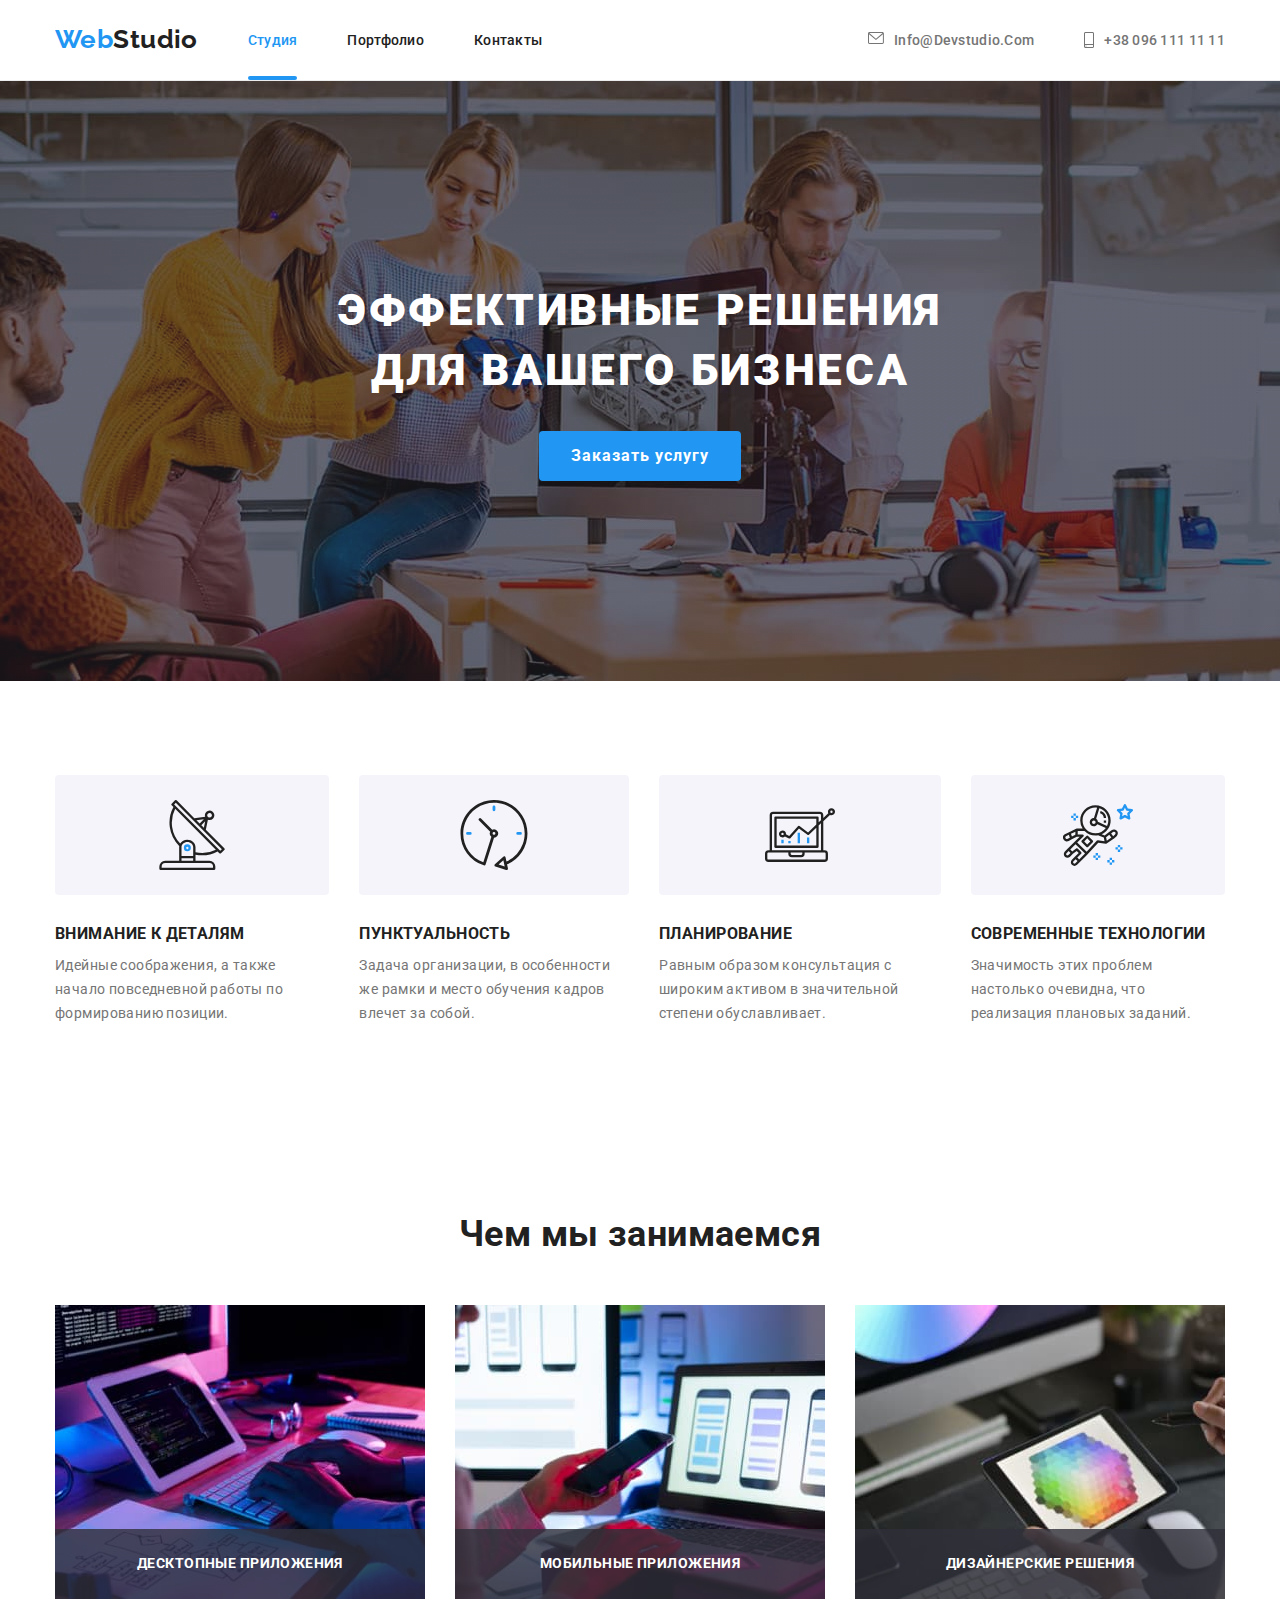
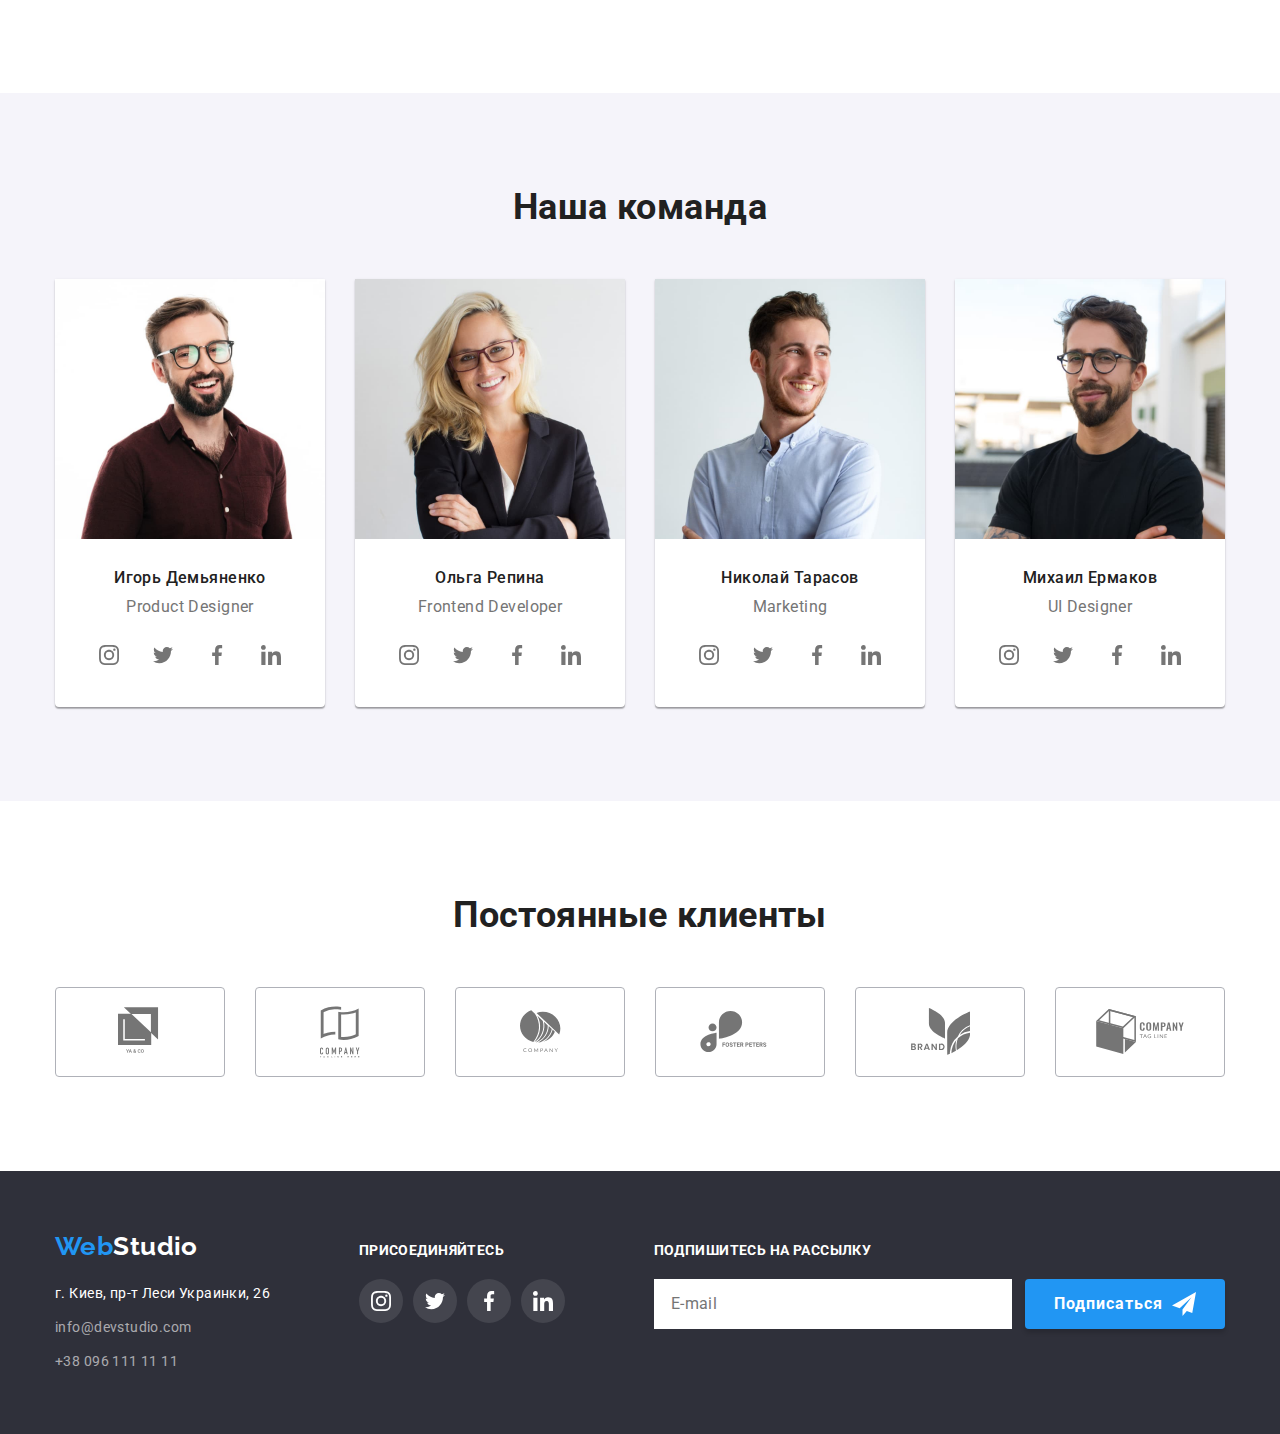
<file: index.html>
<!DOCTYPE html>
<html lang="ru">
  <head>
    <meta charset="UTF-8" />
    <meta name="viewport" content="width=device-width, initial-scale=1.0" />
    <title>Studio</title>
    <link href="https://fonts.googleapis.com/css2?family=Raleway:wght@400;700&family=Roboto:wght@400;500;700;900&display=swap" rel="stylesheet" />
    <link rel="stylesheet" href="https://cdnjs.cloudflare.com/ajax/libs/modern-normalize/1.0.0/modern-normalize.min.css" />
    <link rel="stylesheet" href="./css/main.min.css" />
  </head>
  <body>
    <header class="header">
      <div class="container">
        <nav>
          <ul class="site-nav list">
            <li class="list-item logo-container">
              <a href="./index.html" class="logo"><span>Web</span>Studio</a>
            </li>
            <li class="list-item"><a href="./index.html" class="link current">студия</a></li>
            <li class="list-item"><a href="./portfolio.html" class="link">портфолио</a></li>
            <li class="list-item"><a href="#" class="link">контакты</a></li>
          </ul>
        </nav>
        <address class="header-address">
          <ul class="contacts list">
            <li class="list-item">
              <a href="mailto:info@devstudio.com" class="link link-message">
                <svg class="header-icon icon-message">
                  <use href="./images/icons/sprite.svg#icon-envelope"></use>
                </svg>
                info@devstudio.com
              </a>
            </li>
            <li class="list-item">
              <a href="tel:+380961111111" class="link link-phone">
                <svg class="header-icon icon-phone">
                  <use href="./images/icons/sprite.svg#icon-smartphone"></use>
                </svg>
                +38 096 111 11 11
              </a>
            </li>
          </ul>
        </address>
      </div>
    </header>
    <main class="studio-page">
      <section class="hero">
        <div class="container">
          <h1 class="hero-title">
            эффективные решения
            <br />
            для вашего бизнеса
          </h1>
          <div class="hero-btnblock">
            <button type="button" class="button primary" data-modal-open>Заказать услугу</button>
          </div>
        </div>
      </section>
      <section class="feature-block">
        <div class="container">
          <h2 class="section-title visually-hidden">Наши плюсы</h2>
          <ul class="feature-list list">
            <li class="feature-item">
              <div class="feature-iconblock">
                <svg class="feature-icon icon-antenna">
                  <use href="./images/icons/sprite.svg#icon-antenna"></use>
                </svg>
              </div>
              <h3 class="title">внимание к деталям</h3>
              <p class="text">идейные соображения, а также начало повседневной работы по формированию позиции.</p>
            </li>
            <li class="feature-item">
              <div class="feature-iconblock">
                <svg class="feature-icon icon-clock">
                  <use href="./images/icons/sprite.svg#icon-clock"></use>
                </svg>
              </div>
              <h3 class="title">пунктуальность</h3>
              <p class="text">задача организации, в особенности же рамки и место обучения кадров влечет за собой.</p>
            </li>
            <li class="feature-item">
              <div class="feature-iconblock">
                <svg class="feature-icon icon-diagram">
                  <use href="./images/icons/sprite.svg#icon-diagram"></use>
                </svg>
              </div>
              <h3 class="title">планирование</h3>
              <p class="text">равным образом консультация с широким активом в значительной степени обуславливает.</p>
            </li>
            <li class="feature-item">
              <div class="feature-iconblock">
                <svg class="feature-icon icon-astronaut">
                  <use href="./images/icons/sprite.svg#icon-astronaut"></use>
                </svg>
              </div>
              <h3 class="title">современные технологии</h3>
              <p class="text">значимость этих проблем настолько очевидна, что реализация плановых заданий.</p>
            </li>
          </ul>
        </div>
      </section>
      <section class="section our-job">
        <h2 class="section-title">чем мы занимаемся</h2>
        <div class="container">
          <ul class="list">
            <li class="job-item">
              <img src="./images/img_01.jpg" alt="Чем мы занимаемся 01" width="370" />
              <p class="img-overlay">Десктопные приложения</p>
            </li>
            <li class="job-item">
              <img src="./images/img_02.jpg" alt="Чем мы занимаемся 02" width="370" />
              <p class="img-overlay">Мобильные приложения</p>
            </li>
            <li class="job-item">
              <img src="./images/img_03.jpg" alt="Чем мы занимаемся 03" width="370" />
              <p class="img-overlay">Дизайнерские решения</p>
            </li>
          </ul>
        </div>
      </section>
      <section class="team-block">
        <div class="container">
          <h2 class="section-title">наша команда</h2>
          <ul class="list">
            <li class="employee-card">
              <div class="card-container">
                <img src="./images/employee_01.jpg" alt="Игорь Демьяненко" width="270" class="employee-img" />
                <h3 class="title">игорь демьяненко</h3>
                <p class="post">Product Designer</p>
                <ul class="employee-social">
                  <li class="employee-item">
                    <a href="" class="employee-link">
                      <svg class="employee-icon">
                        <use href="./images/icons/sprite.svg#icon-instagram"></use>
                      </svg>
                    </a>
                  </li>
                  <li class="employee-item">
                    <a href="" class="employee-link">
                      <svg class="employee-icon">
                        <use href="./images/icons/sprite.svg#icon-twitter"></use>
                      </svg>
                    </a>
                  </li>
                  <li class="employee-item">
                    <a href="" class="employee-link">
                      <svg class="employee-icon">
                        <use href="./images/icons/sprite.svg#icon-facebook"></use>
                      </svg>
                    </a>
                  </li>
                  <li class="employee-item">
                    <a href="" class="employee-link">
                      <svg class="employee-icon">
                        <use href="./images/icons/sprite.svg#icon-linkedin"></use>
                      </svg>
                    </a>
                  </li>
                </ul>
              </div>
            </li>
            <li class="employee-card">
              <div class="card-container">
                <img src="./images/employee_02.jpg" alt="Ольга Репина" width="270" class="employee-img" />
                <h3 class="title">ольга репина</h3>
                <p class="post">Frontend Developer</p>
                <ul class="employee-social">
                  <li class="employee-item">
                    <a href="" class="employee-link">
                      <svg class="employee-icon">
                        <use href="./images/icons/sprite.svg#icon-instagram"></use>
                      </svg>
                    </a>
                  </li>
                  <li class="employee-item">
                    <a href="" class="employee-link">
                      <svg class="employee-icon">
                        <use href="./images/icons/sprite.svg#icon-twitter"></use>
                      </svg>
                    </a>
                  </li>
                  <li class="employee-item">
                    <a href="" class="employee-link">
                      <svg class="employee-icon">
                        <use href="./images/icons/sprite.svg#icon-facebook"></use>
                      </svg>
                    </a>
                  </li>
                  <li class="employee-item">
                    <a href="" class="employee-link">
                      <svg class="employee-icon">
                        <use href="./images/icons/sprite.svg#icon-linkedin"></use>
                      </svg>
                    </a>
                  </li>
                </ul>
              </div>
            </li>
            <li class="employee-card">
              <div class="card-container">
                <img src="./images/employee_03.jpg" alt="Николай Тарасов" width="270" class="employee-img" />
                <h3 class="title">николай тарасов</h3>
                <p class="post">Marketing</p>
                <ul class="employee-social">
                  <li class="employee-item">
                    <a href="" class="employee-link">
                      <svg class="employee-icon">
                        <use href="./images/icons/sprite.svg#icon-instagram"></use>
                      </svg>
                    </a>
                  </li>
                  <li class="employee-item">
                    <a href="" class="employee-link">
                      <svg class="employee-icon">
                        <use href="./images/icons/sprite.svg#icon-twitter"></use>
                      </svg>
                    </a>
                  </li>
                  <li class="employee-item">
                    <a href="" class="employee-link">
                      <svg class="employee-icon">
                        <use href="./images/icons/sprite.svg#icon-facebook"></use>
                      </svg>
                    </a>
                  </li>
                  <li class="employee-item">
                    <a href="" class="employee-link">
                      <svg class="employee-icon">
                        <use href="./images/icons/sprite.svg#icon-linkedin"></use>
                      </svg>
                    </a>
                  </li>
                </ul>
              </div>
            </li>
            <li class="employee-card">
              <div class="card-container">
                <img src="./images/employee_04.jpg" alt="Михаил Ермаков" width="270" class="employee-img" />
                <h3 class="title">михаил ермаков</h3>
                <p class="post">UI Designer</p>
                <ul class="employee-social">
                  <li class="employee-item">
                    <a href="" class="employee-link">
                      <svg class="employee-icon">
                        <use href="./images/icons/sprite.svg#icon-instagram"></use>
                      </svg>
                    </a>
                  </li>
                  <li class="employee-item">
                    <a href="" class="employee-link">
                      <svg class="employee-icon">
                        <use href="./images/icons/sprite.svg#icon-twitter"></use>
                      </svg>
                    </a>
                  </li>
                  <li class="employee-item">
                    <a href="" class="employee-link">
                      <svg class="employee-icon">
                        <use href="./images/icons/sprite.svg#icon-facebook"></use>
                      </svg>
                    </a>
                  </li>
                  <li class="employee-item">
                    <a href="" class="employee-link">
                      <svg class="employee-icon">
                        <use href="./images/icons/sprite.svg#icon-linkedin"></use>
                      </svg>
                    </a>
                  </li>
                </ul>
              </div>
            </li>
          </ul>
        </div>
      </section>
      <section class="clients-block">
        <div class="container">
          <h2 class="section-title">постоянные клиенты</h2>
          <ul class="list clients-list">
            <li class="clients-item">
              <a href="#" class="client-link">
                <svg class="icon-client icon-logo-1">
                  <use href="./images/icons/sprite.svg#icon-logo-1"></use>
                </svg>
              </a>
            </li>
            <li class="clients-item">
              <a href="#" class="client-link">
                <svg class="icon-client icon-logo-2">
                  <use href="./images/icons/sprite.svg#icon-logo-2"></use>
                </svg>
              </a>
            </li>
            <li class="clients-item">
              <a href="#" class="client-link">
                <svg class="icon-client icon-logo-3">
                  <use href="./images/icons/sprite.svg#icon-logo-3"></use>
                </svg>
              </a>
            </li>
            <li class="clients-item">
              <a href="#" class="client-link">
                <svg class="icon-client icon-logo-4">
                  <use href="./images/icons/sprite.svg#icon-logo-4"></use>
                </svg>
              </a>
            </li>
            <li class="clients-item">
              <a href="#" class="client-link">
                <svg class="icon-client icon-logo-5">
                  <use href="./images/icons/sprite.svg#icon-logo-5"></use>
                </svg>
              </a>
            </li>
            <li class="clients-item">
              <a href="#" class="client-link">
                <svg class="icon-client icon-logo-6">
                  <use href="./images/icons/sprite.svg#icon-logo-6"></use>
                </svg>
              </a>
            </li>
          </ul>
        </div>
      </section>
    </main>
    <footer class="footer">
      <div class="container">
        <ul class="list footer-list">
          <li class="footer-item">
            <div class="logo-block">
              <a href="./index.html" class="logo inverse"><span>Web</span>Studio</a>
            </div>
            <address class="footer-address">
              <ul class="list">
                <li class="address-item"><p>г. Киев, пр-т Леси Украинки, 26</p></li>
                <li class="address-item"><a href="mailto:info@devstudio.com">info@devstudio.com</a></li>
                <li class="address-item"><a href="tel:+380961111111">+38 096 111 11 11</a></li>
              </ul>
            </address>
          </li>
          <li class="footer-item">
            <b class="join">Присоединяйтесь</b>
            <ul class="list social-list">
              <li class="social-item">
                <a href="" class="social-link">
                  <svg class="icon-instagram">
                    <use href="./images/icons/sprite.svg#icon-instagram"></use>
                  </svg>
                </a>
              </li>
              <li class="social-item">
                <a href="#" class="social-link">
                  <svg class="icon-twitter">
                    <use href="./images/icons/sprite.svg#icon-twitter"></use>
                  </svg>
                </a>
              </li>
              <li class="social-item">
                <a href="#" class="social-link">
                  <svg class="icon-twitter icon-facebook">
                    <use href="./images/icons/sprite.svg#icon-facebook"></use>
                  </svg>
                </a>
              </li>
              <li class="social-item">
                <a href="#" class="social-link">
                  <svg class="icon-linkedin">
                    <use href="./images/icons/sprite.svg#icon-linkedin"></use>
                  </svg>
                </a>
              </li>
            </ul>
          </li>
          <li class="footer-item">
            <b class="join">Подпишитесь на рассылку</b>
            <form action="" class="footer-form">
              <input type="email" name="email" placeholder="E-mail" class="footer-input" />
              <button type="submit" class="button primary">
                Подписаться
                <svg class="icon-send">
                  <use href="./images/icons/sprite.svg#icon-send"></use>
                </svg>
              </button>
            </form>
          </li>
        </ul>
      </div>
    </footer>
    <div class="backdrop is-hidden" data-modal>
      <div class="modal">
        <form class="form-modal js-speaker-form" autocomplete="off">
          <h4 class="form-title">Оставьте свои данные, мы вам перезвоним</h4>
          <div class="form-field">
            <label for="name" class="label">Имя</label>
            <div class="input-icon">
              <input type="text" name="user-name" id="name" class="input" />
              <svg class="form-icon icon-person">
                <use href="./images/icons/sprite.svg#icon-person"></use>
              </svg>
            </div>
          </div>
          <div class="form-field">
            <label for="tel" class="label">Телефон</label>
            <div class="input-icon">
              <input type="tel" name="telephone" id="tel" class="input" />
              <svg class="form-icon icon-phone">
                <use href="./images/icons/sprite.svg#icon-phone"></use>
              </svg>
            </div>
          </div>
          <div class="form-field">
            <label for="email" class="label">Почта</label>
            <div class="input-icon">
              <input type="email" name="e-mail" id="email" class="input" />
              <svg class="form-icon icon-mail">
                <use href="./images/icons/sprite.svg#icon-mail"></use>
              </svg>
            </div>
          </div>
          <div class="form-field text-area-field">
            <label for="comment" class="label">Комментарий</label>
            <textarea name="comment" id="comment" class="textarea" placeholder="Введите текст"></textarea>
          </div>
          <div class="form-field checkbox-field">
            <label class="label label-rules">
              <input type="checkbox" name="policy" class="checkbox" />
              <span class="icon-checkbox"></span>
              Соглашаюсь с рассылкой и принимаю
              <a href="" class="conditions">Условия договора</a>
            </label>
          </div>
          <button type="submit" class="btn-submit">Отправить</button>
        </form>
        <button type="button" class="btn-close" data-modal-close>
          <svg class="icon-close">
            <use href="./images/icons/sprite.svg#icon-close"></use>
          </svg>
        </button>
      </div>
    </div>
    <script src="./script/modal.js"></script>
    <script>
      (() => {
        document.querySelector('.js-speaker-form').addEventListener('submit', e => {
          e.preventDefault();
          new FormData(e.currentTarget).forEach((value, name) => console.log(`${name}: ${value}`));
          e.currentTarget.reset();
        });
      })();
    </script>
  </body>
</html>
</file>
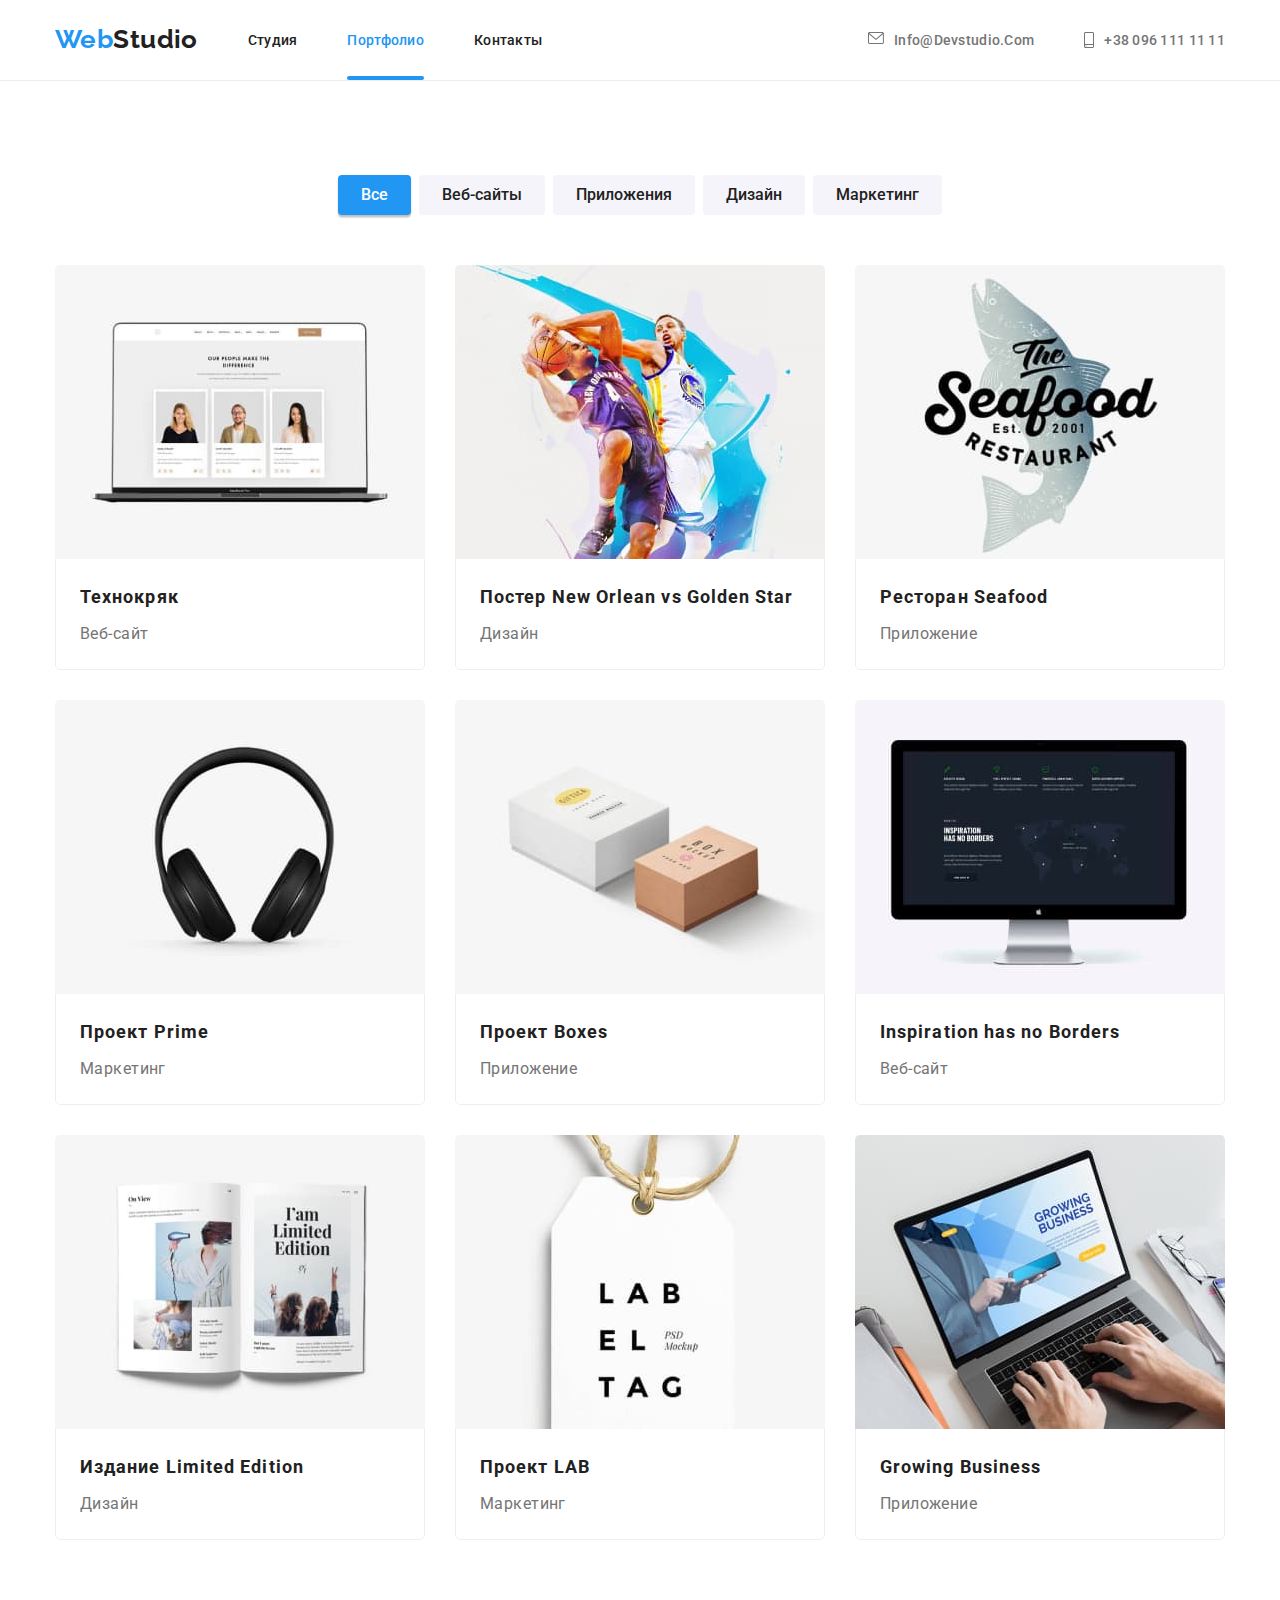
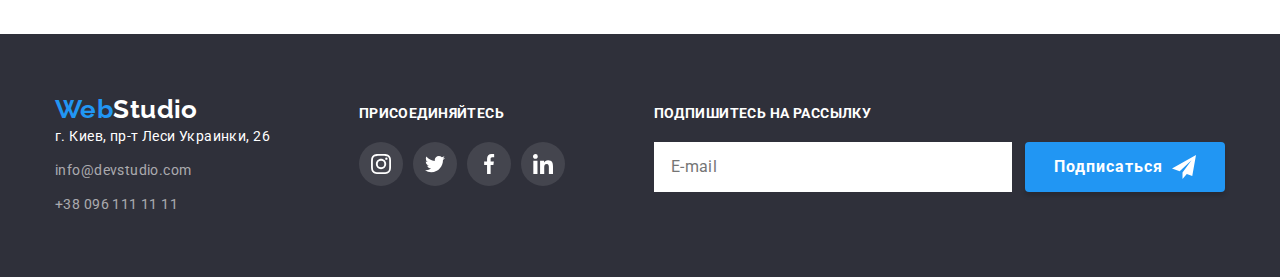
<file: portfolio.html>
<!DOCTYPE html>
<html lang="ru">
  <head>
    <meta charset="UTF-8" />
    <meta name="viewport" content="width=device-width, initial-scale=1.0" />
    <title>Portfolio</title>
    <link href="https://fonts.googleapis.com/css2?family=Raleway:wght@400;700&family=Roboto:wght@400;500;700;900&display=swap" rel="stylesheet" />
    <link rel="stylesheet" href="https://cdnjs.cloudflare.com/ajax/libs/modern-normalize/1.0.0/modern-normalize.min.css" />
    <link rel="stylesheet" href="./css/main.min.css" />
  </head>
  <body>
    <header class="header">
      <div class="container">
        <nav>
          <ul class="site-nav list">
            <li class="list-item logo-container">
              <a href="./index.html" class="logo"><span>Web</span>Studio</a>
            </li>
            <li class="list-item"><a href="./index.html" class="link">студия</a></li>
            <li class="list-item"><a href="./portfolio.html" class="link current">портфолио</a></li>
            <li class="list-item"><a href="#" class="link">контакты</a></li>
          </ul>
        </nav>
        <address class="header-address">
          <ul class="contacts list">
            <li class="list-item">
              <a href="mailto:info@devstudio.com" class="link link-message">
                <svg class="header-icon icon-message">
                  <use href="./images/icons/sprite.svg#icon-envelope"></use>
                </svg>
                info@devstudio.com
              </a>
            </li>
            <li class="list-item">
              <a href="tel:+380961111111" class="link link-phone">
                <svg class="header-icon icon-phone">
                  <use href="./images/icons/sprite.svg#icon-smartphone"></use>
                </svg>
                +38 096 111 11 11
              </a>
            </li>
          </ul>
        </address>
      </div>
    </header>
    <main class="portfolio-page">
      <section class="portfolio">
        <div class="container">
          <h1 class="visually-hidden">Наше портфолио</h1>
          <ul class="filter list">
            <li class="filter-item">
              <button type="button" class="filter-button current">Все</button>
            </li>
            <li class="filter-item">
              <button type="button" class="filter-button">Веб-сайты</button>
            </li>
            <li class="filter-item">
              <button type="button" class="filter-button">Приложения</button>
            </li>
            <li class="filter-item">
              <button type="button" class="filter-button">Дизайн</button>
            </li>
            <li class="filter-item">
              <button type="button" class="filter-button">Маркетинг</button>
            </li>
          </ul>
          <ul class="card-list list">
            <li class="portfolio-card website">
              <a href="" class="portfolio-link">
                <div class="card-container">
                  <div class="imgblock">
                    <img src="./images/portfolio/img_01.jpg" alt="Технокряк" />
                    <div class="card-info">
                      <p class="info-text">
                        Технокряк это современная площадка распространения коронавируса. Компании используют эту платформу для цифрового шпионажа и
                        атак на защищённые сервера конкурентов.
                      </p>
                    </div>
                  </div>
                  <div class="card-content">
                    <h2 class="card-title">технокряк</h2>
                    <p class="card-text">веб-сайт</p>
                  </div>
                </div>
              </a>
            </li>
            <li class="portfolio-card design">
              <a href="#" class="portfolio-link">
                <div class="card-container">
                  <div class="imgblock">
                    <img src="./images/portfolio/img_02.jpg" alt="Постер New Orlean vs Golden Star" />
                    <div class="card-info">
                      <p class="info-text">
                        Технокряк это современная площадка распространения коронавируса. Компании используют эту платформу для цифрового шпионажа и
                        атак на защищённые сервера конкурентов.
                      </p>
                    </div>
                  </div>
                  <div class="card-content">
                    <h2 class="card-title">постер New Orlean vs Golden Star</h2>
                    <p class="card-text">дизайн</p>
                  </div>
                </div>
              </a>
            </li>
            <li class="portfolio-card application">
              <a href="#" class="portfolio-link">
                <div class="card-container">
                  <div class="imgblock">
                    <img src="./images/portfolio/img_03.jpg" alt="Проект Prime" />
                    <div class="card-info">
                      <p class="info-text">
                        Технокряк это современная площадка распространения коронавируса. Компании используют эту платформу для цифрового шпионажа и
                        атак на защищённые сервера конкурентов.
                      </p>
                    </div>
                  </div>
                  <div class="card-content">
                    <h2 class="card-title">ресторан Seafood</h2>
                    <p class="card-text">приложение</p>
                  </div>
                </div>
              </a>
            </li>
            <li class="portfolio-card marketing">
              <a href="#" class="portfolio-link">
                <div class="card-container">
                  <div class="imgblock">
                    <img src="./images/portfolio/img_04.jpg" alt="Проект Boxes" />
                    <div class="card-info">
                      <p class="info-text">
                        Технокряк это современная площадка распространения коронавируса. Компании используют эту платформу для цифрового шпионажа и
                        атак на защищённые сервера конкурентов.
                      </p>
                    </div>
                  </div>

                  <div class="card-content">
                    <h2 class="card-title">проект Prime</h2>
                    <p class="card-text">маркетинг</p>
                  </div>
                </div>
              </a>
            </li>
            <li class="portfolio-card application">
              <a href="#" class="portfolio-link">
                <div class="card-container">
                  <div class="imgblock">
                    <img src="./images/portfolio/img_05.jpg" alt="Ресторан Seafood" />
                    <div class="card-info">
                      <p class="info-text">
                        Технокряк это современная площадка распространения коронавируса. Компании используют эту платформу для цифрового шпионажа и
                        атак на защищённые сервера конкурентов.
                      </p>
                    </div>
                  </div>

                  <div class="card-content">
                    <h2 class="card-title">проект Boxes</h2>
                    <p class="card-text">приложение</p>
                  </div>
                </div>
              </a>
            </li>
            <li class="portfolio-card website">
              <a href="#" class="portfolio-link">
                <div class="card-container">
                  <div class="imgblock">
                    <img src="./images/portfolio/img_06.jpg" alt="Inspiration has no Borders" />
                    <div class="card-info">
                      <p class="info-text">
                        Технокряк это современная площадка распространения коронавируса. Компании используют эту платформу для цифрового шпионажа и
                        атак на защищённые сервера конкурентов.
                      </p>
                    </div>
                  </div>
                  <div class="card-content">
                    <h2 class="card-title">inspiration has no Borders</h2>
                    <p class="card-text">веб-сайт</p>
                  </div>
                </div>
              </a>
            </li>
            <li class="portfolio-card design">
              <a href="#" class="portfolio-link">
                <div class="card-container">
                  <div class="imgblock">
                    <img src="./images/portfolio/img_07.jpg" alt="Издание Limited Edition" />
                    <div class="card-info">
                      <p class="info-text">
                        Технокряк это современная площадка распространения коронавируса. Компании используют эту платформу для цифрового шпионажа и
                        атак на защищённые сервера конкурентов.
                      </p>
                    </div>
                  </div>
                  <div class="card-content">
                    <h2 class="card-title">издание Limited Edition</h2>
                    <p class="card-text">дизайн</p>
                  </div>
                </div>
              </a>
            </li>
            <li class="portfolio-card marketing">
              <a href="#" class="portfolio-link">
                <div class="card-container">
                  <div class="imgblock">
                    <img src="./images/portfolio/img_08.jpg" alt="Проект LAB" />
                    <div class="card-info">
                      <p class="info-text">
                        Технокряк это современная площадка распространения коронавируса. Компании используют эту платформу для цифрового шпионажа и
                        атак на защищённые сервера конкурентов.
                      </p>
                    </div>
                  </div>
                  <div class="card-content">
                    <h2 class="card-title">проект LAB</h2>
                    <p class="card-text">маркетинг</p>
                  </div>
                </div>
              </a>
            </li>
            <li class="portfolio-card application">
              <a href="#" class="portfolio-link">
                <div class="card-container">
                  <div class="imgblock">
                    <img src="./images/portfolio/img_09.jpg" alt="Growing Business" />
                    <div class="card-info">
                      <p class="info-text">
                        Технокряк это современная площадка распространения коронавируса. Компании используют эту платформу для цифрового шпионажа и
                        атак на защищённые сервера конкурентов.
                      </p>
                    </div>
                  </div>
                  <div class="card-content">
                    <h2 class="card-title">growing Business</h2>
                    <p class="card-text">приложение</p>
                  </div>
                </div>
              </a>
            </li>
          </ul>
        </div>
      </section>
    </main>
    <footer class="footer">
      <div class="container">
        <ul class="list footer-list">
          <li class="footer-item">
            <a href="./index.html" class="logo inverse"><span>Web</span>Studio</a>
            <address class="footer-address">
              <ul class="list">
                <li class="address-item"><p>г. Киев, пр-т Леси Украинки, 26</p></li>
                <li class="address-item"><a href="mailto:info@devstudio.com">info@devstudio.com</a></li>
                <li class="address-item"><a href="tel:+380961111111">+38 096 111 11 11</a></li>
              </ul>
            </address>
          </li>
          <li class="footer-item">
            <b class="join">Присоединяйтесь</b>
            <ul class="list social-list">
              <li class="social-item">
                <a href="" class="social-link link-instagram">
                  <svg class="icon-instagram">
                    <use href="./images/icons/sprite.svg#icon-instagram"></use>
                  </svg>
                </a>
              </li>
              <li class="social-item">
                <a href="#" class="social-link link-twitter">
                  <svg class="icon-twitter">
                    <use href="./images/icons/sprite.svg#icon-twitter"></use>
                  </svg>
                </a>
              </li>
              <li class="social-item">
                <a href="#" class="social-link link-facebook">
                  <svg class="icon-twitter icon-facebook">
                    <use href="./images/icons/sprite.svg#icon-facebook"></use>
                  </svg>
                </a>
              </li>
              <li class="social-item">
                <a href="#" class="social-link link-linkedin">
                  <svg class="icon-linkedin">
                    <use href="./images/icons/sprite.svg#icon-linkedin"></use>
                  </svg>
                </a>
              </li>
            </ul>
          </li>
          <li class="footer-item">
            <b class="join">Подпишитесь на рассылку</b>
            <form action="" class="footer-form">
              <input type="email" name="email" placeholder="E-mail" class="footer-input" />
              <button type="submit" class="button primary">
                Подписаться
                <svg class="icon-send">
                  <use href="./images/icons/sprite.svg#icon-send"></use>
                </svg>
              </button>
            </form>
          </li>
        </ul>
      </div>
    </footer>
    <script src="./script/filter.js"></script>
  </body>
</html>
</file>
<file: css/main.min.css>
.logo{color:#212121;font-family:'Raleway', sans-serif;font-weight:bold;font-size:26px;line-height:1.2;text-decoration:none}.logo span{color:#2196f3}.logo.inverse{color:#fff}.header{display:flex;align-items:center;border-bottom:1px solid #ececec}.header .container{display:flex;justify-content:space-between}.site-nav{display:flex;align-items:center}.list-item:not(:last-child){margin-right:50px}.logo-container{margin-right:93px}.link{position:relative;display:block;padding:32px 0;color:#212121;font-weight:500;line-height:1.15;letter-spacing:0.02em;text-decoration:none;text-transform:capitalize;transition:color 250ms cubic-bezier(0.4, 0, 0.2, 1)}.link.current,.link:hover,.link:focus{color:#2196f3}.link::after{content:'';position:absolute;bottom:0;left:0;display:none;width:100%;height:4px;border-radius:2px;background-color:#2196f3}.link::after{content:'';position:absolute;bottom:0;left:0;display:none;width:100%;height:4px;border-radius:2px;background-color:#2196f3}.link.current::after{display:block}.header-address{font-style:normal;display:flex}.contacts{display:flex;align-items:center}.contacts .list-item:not(:last-child){margin-right:50px}.contacts .link{display:inline-flex;padding:32px 0;color:#757575;font-weight:500;line-height:1.15;letter-spacing:0.02em;text-decoration:none;transition:color 250ms cubic-bezier(0.4, 0, 0.2, 1)}.contacts .link:hover,.contacts .link:focus{color:#2196f3}.header-icon{margin-right:10px;fill:#757575;transition:fill 250ms cubic-bezier(0.4, 0, 0.2, 1)}.icon-message{width:16px;height:12px}.icon-phone{width:10px;height:16px}.link-message:hover .icon-message,.link-message:focus .icon-message,.link-phone:hover .icon-phone,.link-phone:focus .icon-phone{fill:#2196f3}.hero{width:100%;height:600px;margin:0 auto;display:flex;align-items:center;text-align:center;background-color:#c4c4c4;background-image:linear-gradient(to right, rgba(47,48,58,0.4), rgba(47,48,58,0.4)),url("../images/hero.jpg");background-repeat:no-repeat;background-size:cover;background-position:center}.hero .button{background-color:#f5f4fa;color:#212121;font-weight:700;font-size:16px;line-height:1.87;text-align:center;letter-spacing:0.06em;min-width:200px;height:50px;text-decoration:none;border-radius:4px;display:inline-block;padding:10px 32px;border:none;outline:none;transition:background-color 250ms cubic-bezier(0.4, 0, 0.2, 1),color 250ms cubic-bezier(0.4, 0, 0.2, 1)}.hero-title{color:#fff;font-weight:900;font-size:44px;line-height:1.36;letter-spacing:0.06em;text-transform:uppercase;margin-bottom:30px}.feature-block{padding:94px 0}.section-title{font-weight:700;font-size:36px;line-height:1.16;text-align:center;margin-bottom:50px}.section-title::first-letter{text-transform:uppercase}.feature-list{display:flex}.feature-item:not(:nth-child(4n)){margin-right:30px}.feature-iconblock{margin-bottom:30px;height:120px;background-color:#f5f4fa;border-radius:4px;display:flex;justify-content:center;align-items:center}.feature-icon{width:70px;height:70px}.feature-list .title{font-weight:700;line-height:1.14;text-transform:uppercase;margin-bottom:10px}.feature-list .text{color:#757575;line-height:1.71}.feature-list .text::first-letter{text-transform:uppercase}.our-job{padding:94px 0}.our-job .container{display:flex;flex-wrap:wrap}.our-job .list{display:flex}.job-item{position:relative}.job-item:not(:nth-child(3n)){margin-right:30px}.job-item:not(:nth-last-child(-n+3)){margin-bottom:1em}.img-overlay{position:absolute;bottom:0;left:0;right:0;padding:27px 0;background-color:rgba(47,48,58,0.8);font-weight:700;line-height:1.14;text-align:center;text-transform:uppercase;color:#fff}.team-block{background-color:#f5f4fa;padding:94px 0}.team-block .list{display:flex;justify-content:space-between;flex-wrap:wrap}.team-block .card-container{background:#fff;box-shadow:0px 1px 3px rgba(0,0,0,0.12),0px 1px 1px rgba(0,0,0,0.14),0px 2px 1px rgba(0,0,0,0.2);border-radius:0px 0px 4px 4px;padding-bottom:30px}.team-block .employee-img{margin-bottom:30px}.team-block .title{font-weight:500;font-size:16px;line-height:1.18;text-align:center;text-transform:capitalize;margin-bottom:10px}.team-block .post{color:#757575;font-size:16px;line-height:1.18;text-align:center;margin-bottom:16px}.team-block .employee-social{list-style:none;display:flex;justify-content:center}.employee-card:not(:nth-last-child(-n+4)){margin-bottom:1em}.employee-item:not(:nth-child(4)){margin-right:10px}.employee-link{display:flex;width:44px;height:44px;color:#757575;background-color:#fff;border-radius:50%;background-repeat:no-repeat;background-position:center;justify-content:center;align-items:center;transition:background-color 250ms cubic-bezier(0.4, 0, 0.2, 1)}.employee-link:hover,.employee-link:focus{background-color:#2196f3}.employee-icon{width:20px;height:20px;fill:currentColor;transition:fill 250ms cubic-bezier(0.4, 0, 0.2, 1)}.employee-link:hover .employee-icon,.employee-link:focus .employee-icon{fill:#fff}.clients-block{padding:94px 0}.clients-list{display:flex;justify-content:space-between}.client-link{display:flex;align-items:center;justify-content:center;border:1px solid #afb1b8;border-radius:4px;width:170px;height:90px;color:#757575;transition:border-color 250ms cubic-bezier(0.4, 0, 0.2, 1)}.client-link:hover,.client-link:focus{border:1px solid #2196f3}.icon-client{fill:currentColor;transition:fill 250ms cubic-bezier(0.4, 0, 0.2, 1)}.icon-logo-1{width:44.27px;height:49.23px}.icon-logo-2{width:40px;height:52px}.icon-logo-3{width:41px;height:42.6px}.icon-logo-4{width:79.66px;height:42.02px}.icon-logo-5{width:59px;height:47px}.icon-logo-6{width:88.48px;height:45.44px}.client-link:hover .icon-client,.client-link:focus .icon-client{fill:#2196f3}.portfolio-page{margin-top:94px;margin-bottom:94px}.filter{display:flex;justify-content:center;margin-bottom:50px}.filter .filter-item:not(:last-child){margin-right:8px}.filter-button{background-color:#f5f4fa;border:1px solid transparent;outline:none;border-radius:4px;color:#212121;font-weight:500;font-size:16px;line-height:1.62;text-align:center;padding:6px 22px;cursor:pointer;transition:background-color 250ms cubic-bezier(0.4, 0, 0.2, 1),color 250ms cubic-bezier(0.4, 0, 0.2, 1),box-shadow 250ms cubic-bezier(0.4, 0, 0.2, 1)}.filter-button:hover,.filter-button:focus{background-color:#2196f3;color:#fff;box-shadow:0px 3px 1px rgba(0,0,0,0.1),0px 1px 2px rgba(0,0,0,0.08),0px 2px 2px rgba(0,0,0,0.12)}.filter-button.current{background-color:#2196f3;color:#fff;box-shadow:0px 3px 1px rgba(0,0,0,0.1),0px 1px 2px rgba(0,0,0,0.08),0px 2px 2px rgba(0,0,0,0.12)}.card-list{display:flex;flex-wrap:wrap;margin:-15px}.portfolio-card{width:calc((100% - 90px) / 3);margin:15px}.portfolio-link{display:block;text-decoration:none;transition:box-shadow 250ms cubic-bezier(0.4, 0, 0.2, 1)}.portfolio-link:hover .card-container,.portfolio-link:focus .card-container{box-shadow:0px 1px 1px rgba(0,0,0,0.12),0px 4px 4px rgba(0,0,0,0.06),1px 4px 6px rgba(0,0,0,0.16)}.card-container{background:#fff;border-radius:5px;overflow:hidden}.card-content{padding:20px 24px;border-left:1px solid #eee;border-bottom:1px solid #eee;border-right:1px solid #eee;border-bottom-left-radius:5px;border-bottom-right-radius:5px}.card-title{color:#212121;font-weight:700;font-size:18px;line-height:2;letter-spacing:0.06em;margin-bottom:4px}.card-title::first-letter{text-transform:uppercase}.card-text{color:#757575;font-size:16px;line-height:1.87}.card-text::first-letter{text-transform:uppercase}.imgblock{position:relative;overflow:hidden}.card-info{position:absolute;top:0;left:0;right:0;min-height:294px;background-color:rgba(33,150,243,0.9);border-top-left-radius:5px;border-top-right-radius:5px;padding:63px 24px;transform:translateY(100%);opacity:0;transition:transform 250ms cubic-bezier(0.4, 0, 0.2, 1),opacity 250ms cubic-bezier(0.4, 0, 0.2, 1)}.portfolio-link:hover .card-info,.portfolio-link:focus .card-info{opacity:1;transform:translateY(0%)}.info-text{font-size:18px;line-height:1.56;color:#fff}.footer{background-color:#2f303a;color:#fff;padding:60px 0}.footer .logo-block{margin-bottom:20px}.footer-list{display:flex;align-items:baseline;justify-content:space-between}.footer-address{font-style:normal}.footer-address .address-item:not(:last-child){margin-bottom:10px}.address-item p{line-height:1.71}.address-item a{color:rgba(255,255,255,0.6);line-height:1.71;text-decoration:none}.join{font-weight:700;line-height:1.14;text-transform:uppercase;display:inline-block;margin-bottom:20px}.social-list{display:flex}.social-item:not(:nth-child(4)){margin-right:10px}.social-link{display:flex;width:44px;height:44px;color:#fff;background-color:rgba(255,255,255,0.1);border-radius:50%;background-repeat:no-repeat;background-position:center;justify-content:center;align-items:center;transition:background-color 250ms cubic-bezier(0.4, 0, 0.2, 1)}.social-link:hover,.social-link:focus{background-color:#2196f3}.icon-instagram,.icon-twitter,.icon-facebook,.icon-linkedin{width:20px;height:20px;fill:currentColor}.footer-input{width:358px;height:50px;padding:15px 16px;outline:none;border:1px solid rgba(255,255,255,0.3);font-size:16px;line-height:1.25;letter-spacing:0.03em;color:rgba(255,255,255,0.6);display:inline-flex;margin-right:10px}.footer-form .button{width:200px;height:50px;padding:10px 29px;border-radius:4px;box-shadow:0px 4px 4px rgba(0,0,0,0.15);font-size:16px;line-height:1.87;font-weight:700;letter-spacing:0.06em;text-align:left;border:none;display:inline-flex;justify-content:space-between;align-items:center}.icon-send{width:24px;height:24px;fill:currentColor}.backdrop{position:fixed;top:0;left:0;width:100%;height:100%;background:rgba(0,0,0,0.2);opacity:1;transition:opacity 250ms cubic-bezier(0.4, 0, 0.2, 1)}.backdrop.is-hidden{opacity:0;pointer-events:none}.backdrop.is-hidden .modal{transform:translate(-50%, -50%) scale(0.9)}.modal{position:absolute;top:50%;left:50%;width:528px;background-color:#fff;box-shadow:0px 1px 3px rgba(0,0,0,0.12),0px 1px 1px rgba(0,0,0,0.14),0px 2px 1px rgba(0,0,0,0.2);border-radius:4px;padding:40px;transform:translate(-50%, -50%) scale(1);transition:transform 250ms cubic-bezier(0.4, 0, 0.2, 1)}.form-modal{width:100%}.form-title{font-weight:700;font-size:20px;line-height:1.15;text-align:center;color:#212121;margin-bottom:12px}.form-field{margin-bottom:10px;display:flex;flex-direction:column}.input-icon{position:relative;display:flex;flex-direction:column}.text-area-field{margin-bottom:20px}.label{margin-bottom:4px;font-family:Roboto;font-size:12px;line-height:1.16;letter-spacing:0.01em;color:#757575}.input{margin:0;padding:11px 12px;height:40px;border:1px solid rgba(33,33,33,0.2);border-radius:4px;font-size:14px;line-height:1.16;letter-spacing:0.01em;padding-left:42px;outline:none}.input:focus{border:1px solid #2196f3}.form-icon{position:absolute;top:50%;left:12px;transform:translateY(-50%);fill:#212121;width:18px;height:18px}.input:focus ~ .form-icon{fill:#2196f3}.textarea{resize:none;height:120px;padding:12px 16px;border:1px solid rgba(33,33,33,0.2);border-radius:4px;outline:none}.textarea:focus{border:1px solid #2196f3}.textarea::placeholder{font-size:12px;line-height:1.16;letter-spacing:0.01em;color:rgba(117,117,117,0.5)}.checkbox-field{margin-bottom:30px;display:flex;flex-direction:row;justify-content:center;align-items:center}.label-rules{display:flex;align-items:center;font-size:14px;line-height:1.71;letter-spacing:0.03em}.label-rules a,.label-rules a:visited{color:#2196f3;text-decoration:underline}.checkbox{position:absolute;width:1px;height:1px;margin:-1px;border:0;padding:0;clip:rect(0 0 0 0);overflow:hidden}.icon-checkbox{width:16px;height:15px;border:2px solid #212121;border-radius:2px;margin-right:7px}.checkbox:checked+.icon-checkbox{background-color:#2196f3;border:2px solid #2196f3;background-image:url("../images/icons/icon_check.svg");background-origin:border-box}.btn-submit{display:block;margin:0 auto;width:200px;height:50px;padding:10px 55px;background-color:#2196f3;border:none;border-radius:4px;box-shadow:0px 4px 4px rgba(0,0,0,0.15);font-size:16px;line-height:1.87;font-weight:700;letter-spacing:0.06em;color:#fff;transition:background-color 250ms cubic-bezier(0.4, 0, 0.2, 1)}.btn-submit:hover{background-color:#188ce8}.btn-close{position:absolute;top:8px;right:8px;width:30px;height:30px;border:1px solid rgba(0,0,0,0.1);border-radius:50%;background-color:#fff;cursor:pointer}.btn-close:hover .icon-close{fill:#2196f3}.icon-close{position:absolute;top:50%;left:50%;transform:translate(-50%, -50%);width:18px;height:18px;fill:#000000;transition:fill 250ms cubic-bezier(0.4, 0, 0.2, 1)}html{box-sizing:border-box;height:100%}*,*::after,*::before{box-sizing:inherit;margin:0;padding:0}body{background-color:#fff;color:#212121;font-family:'Roboto', sans-serif;letter-spacing:0.03em;font-size:14px;display:flex;flex-direction:column;height:100%}header{flex-grow:0;flex-shrink:0;flex-basis:auto}main{flex-grow:1;flex-shrink:0;flex-basis:auto}footer{flex-grow:0;flex-shrink:0;flex-basis:auto}img{display:block;max-width:100%;height:auto}.visually-hidden{position:absolute;width:1px;height:1px;margin:-1px;border:0;padding:0;clip:rect(0 0 0 0);overflow:hidden}.list{list-style:none}.container{margin:0 auto;width:1200px;padding-left:15px;padding-right:15px}.button:hover,.button:focus,.button.primary{background-color:#2196f3;color:#fff}.button.primary:hover,.button.primary:focus{background-color:#f5f4fa;color:#2196f3}.card-invisible{display:none}
/*# sourceMappingURL=main.min.css.map */
</file>
